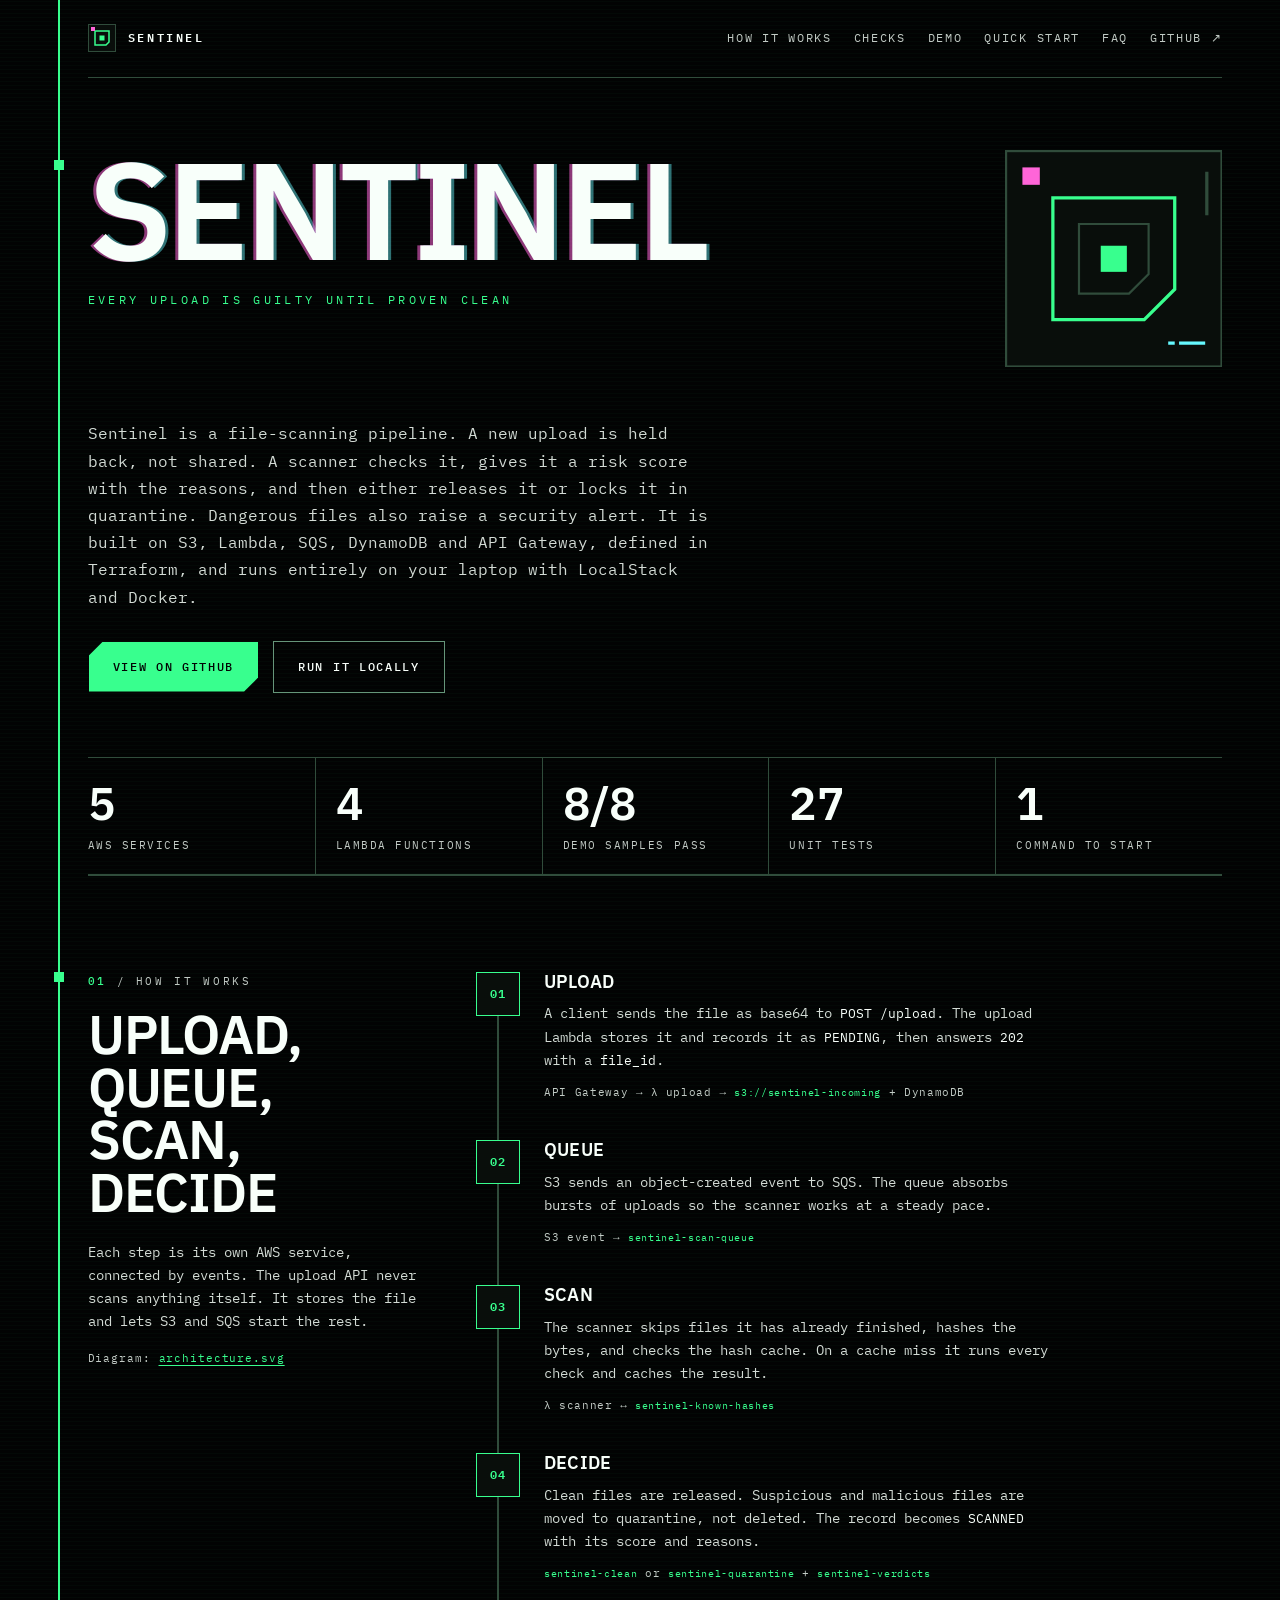
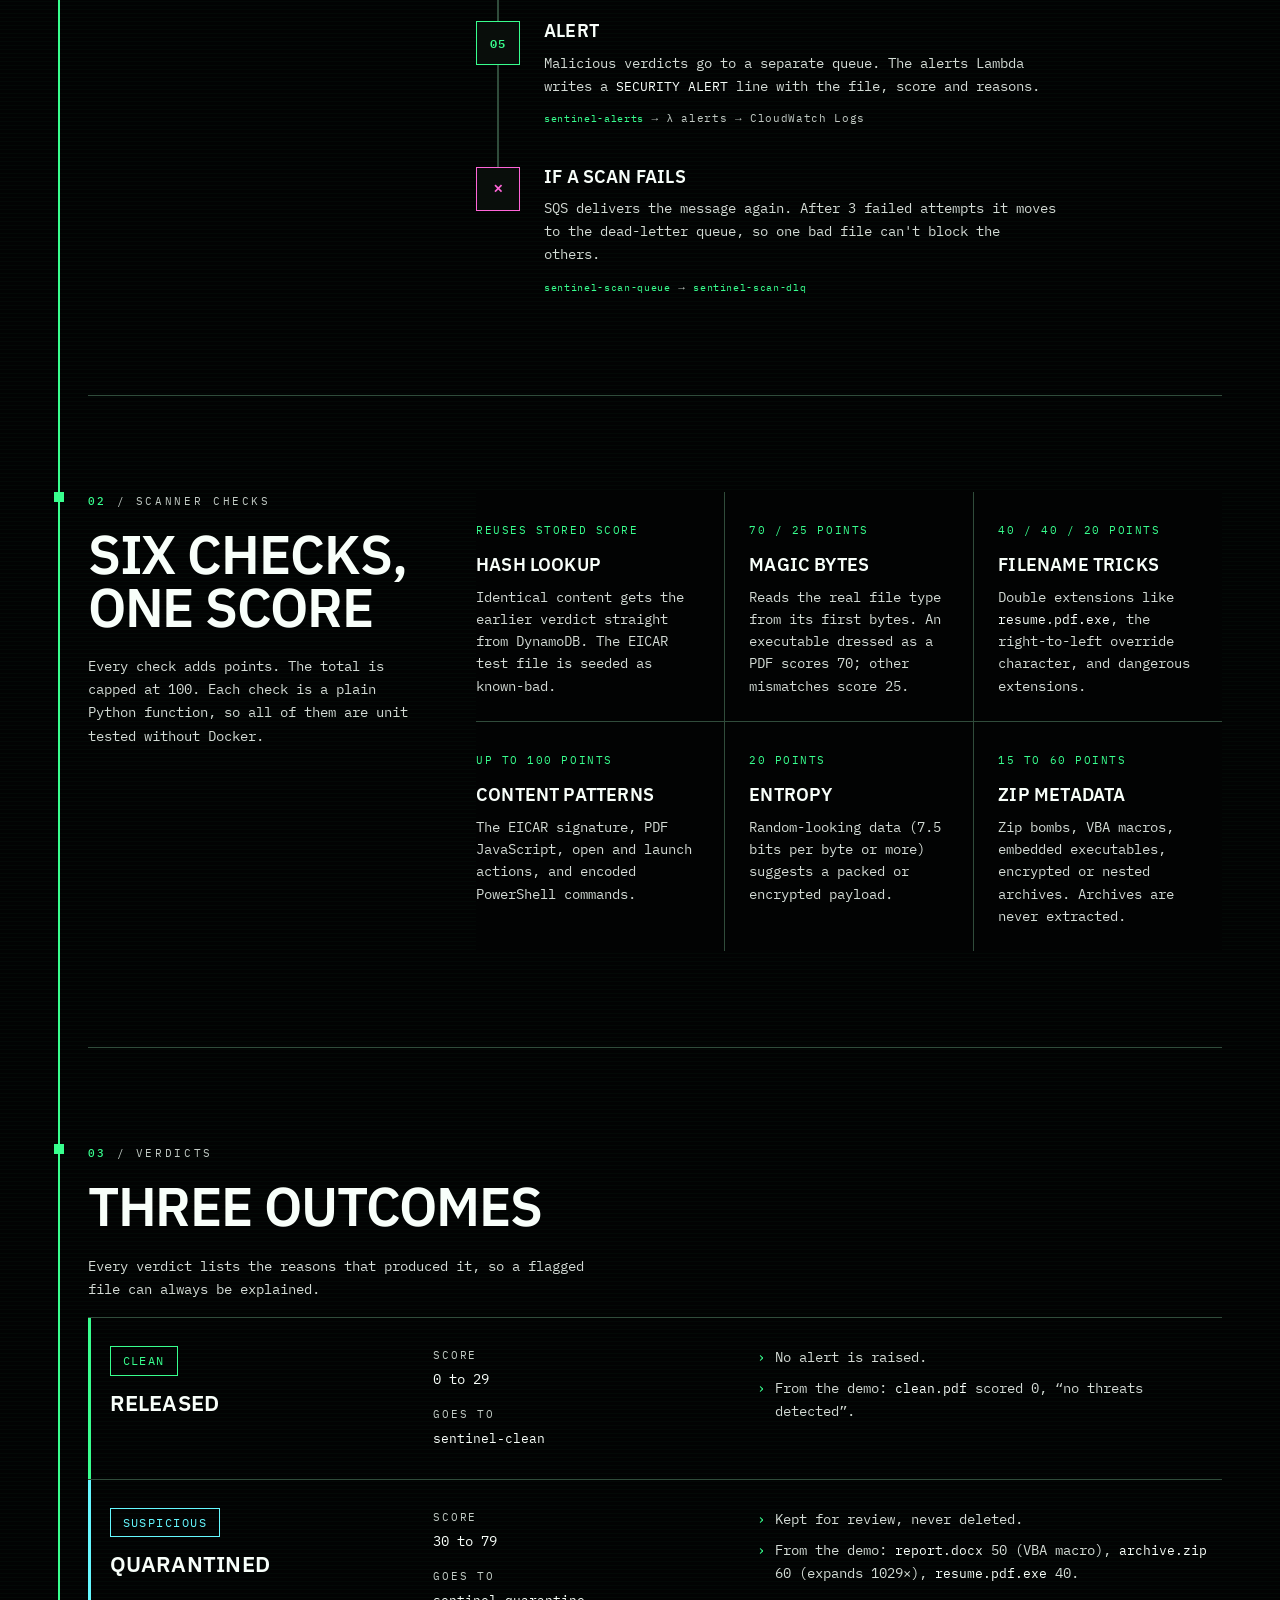
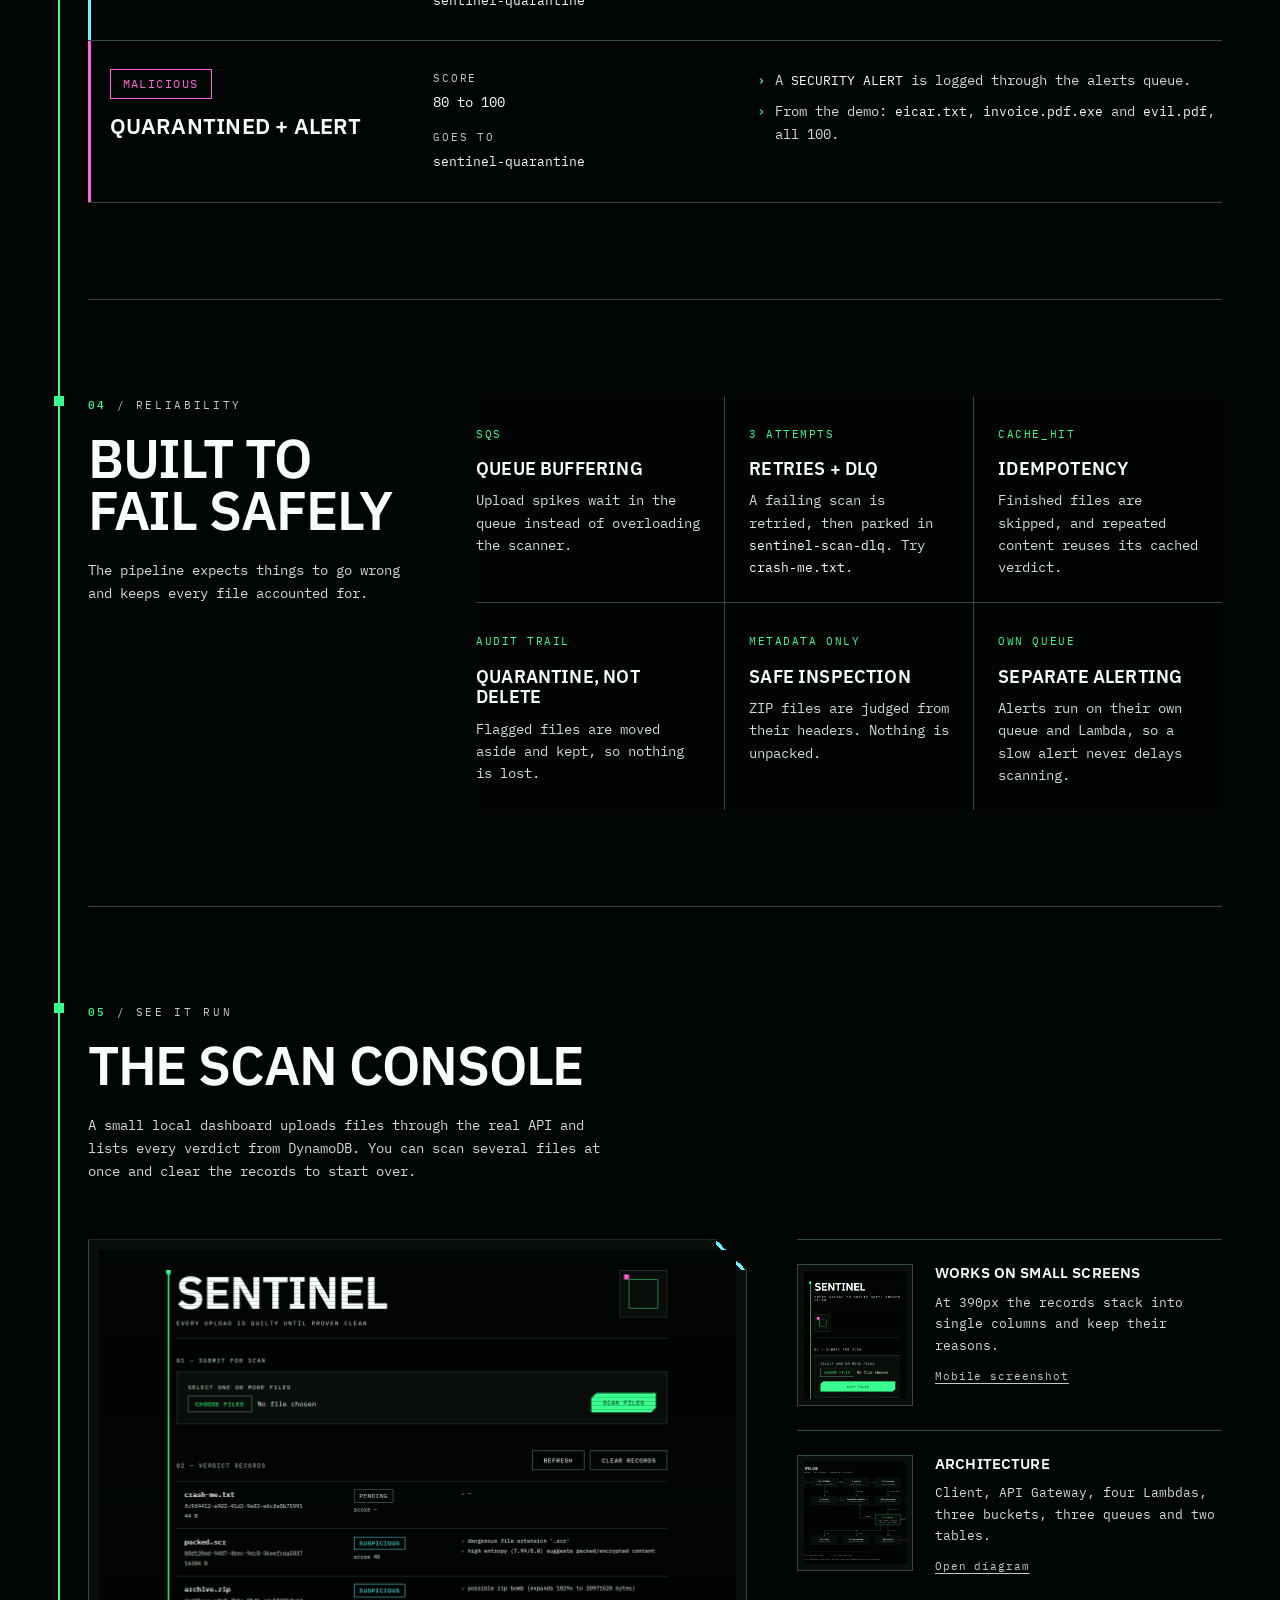
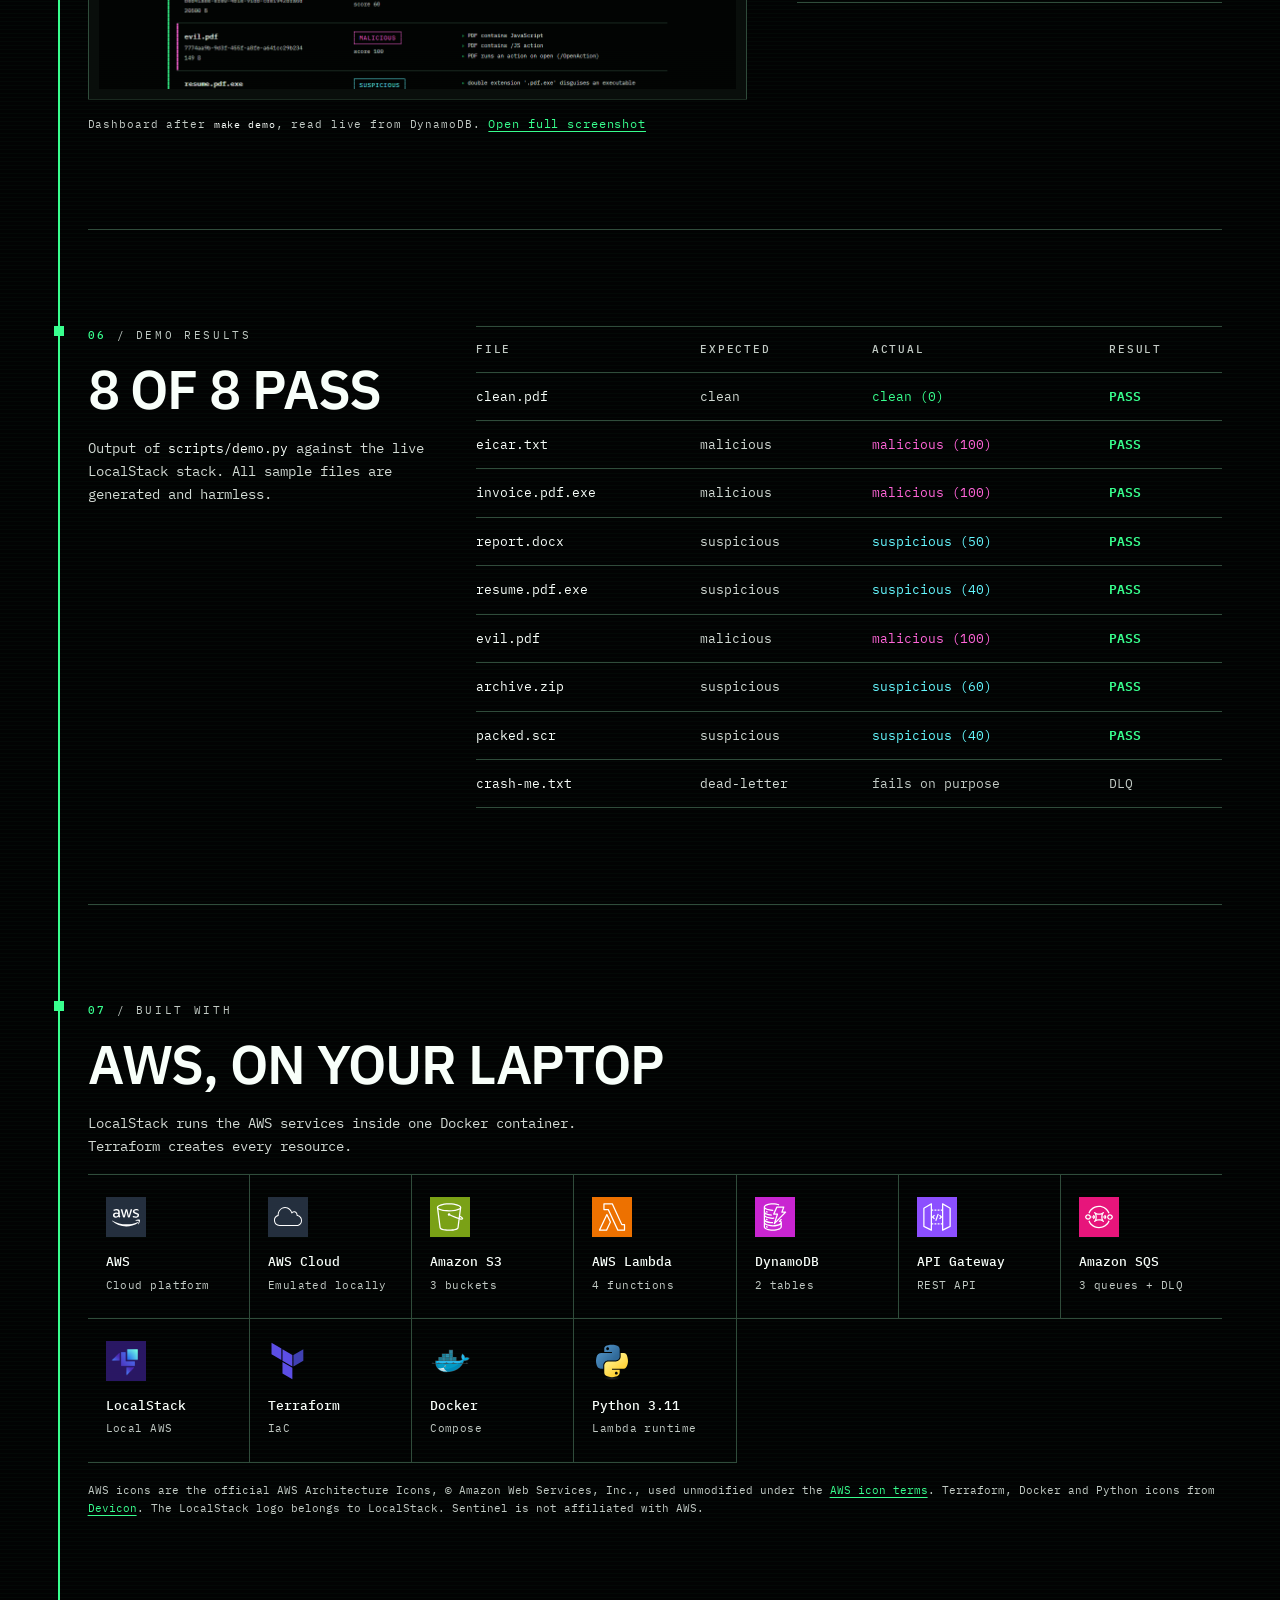
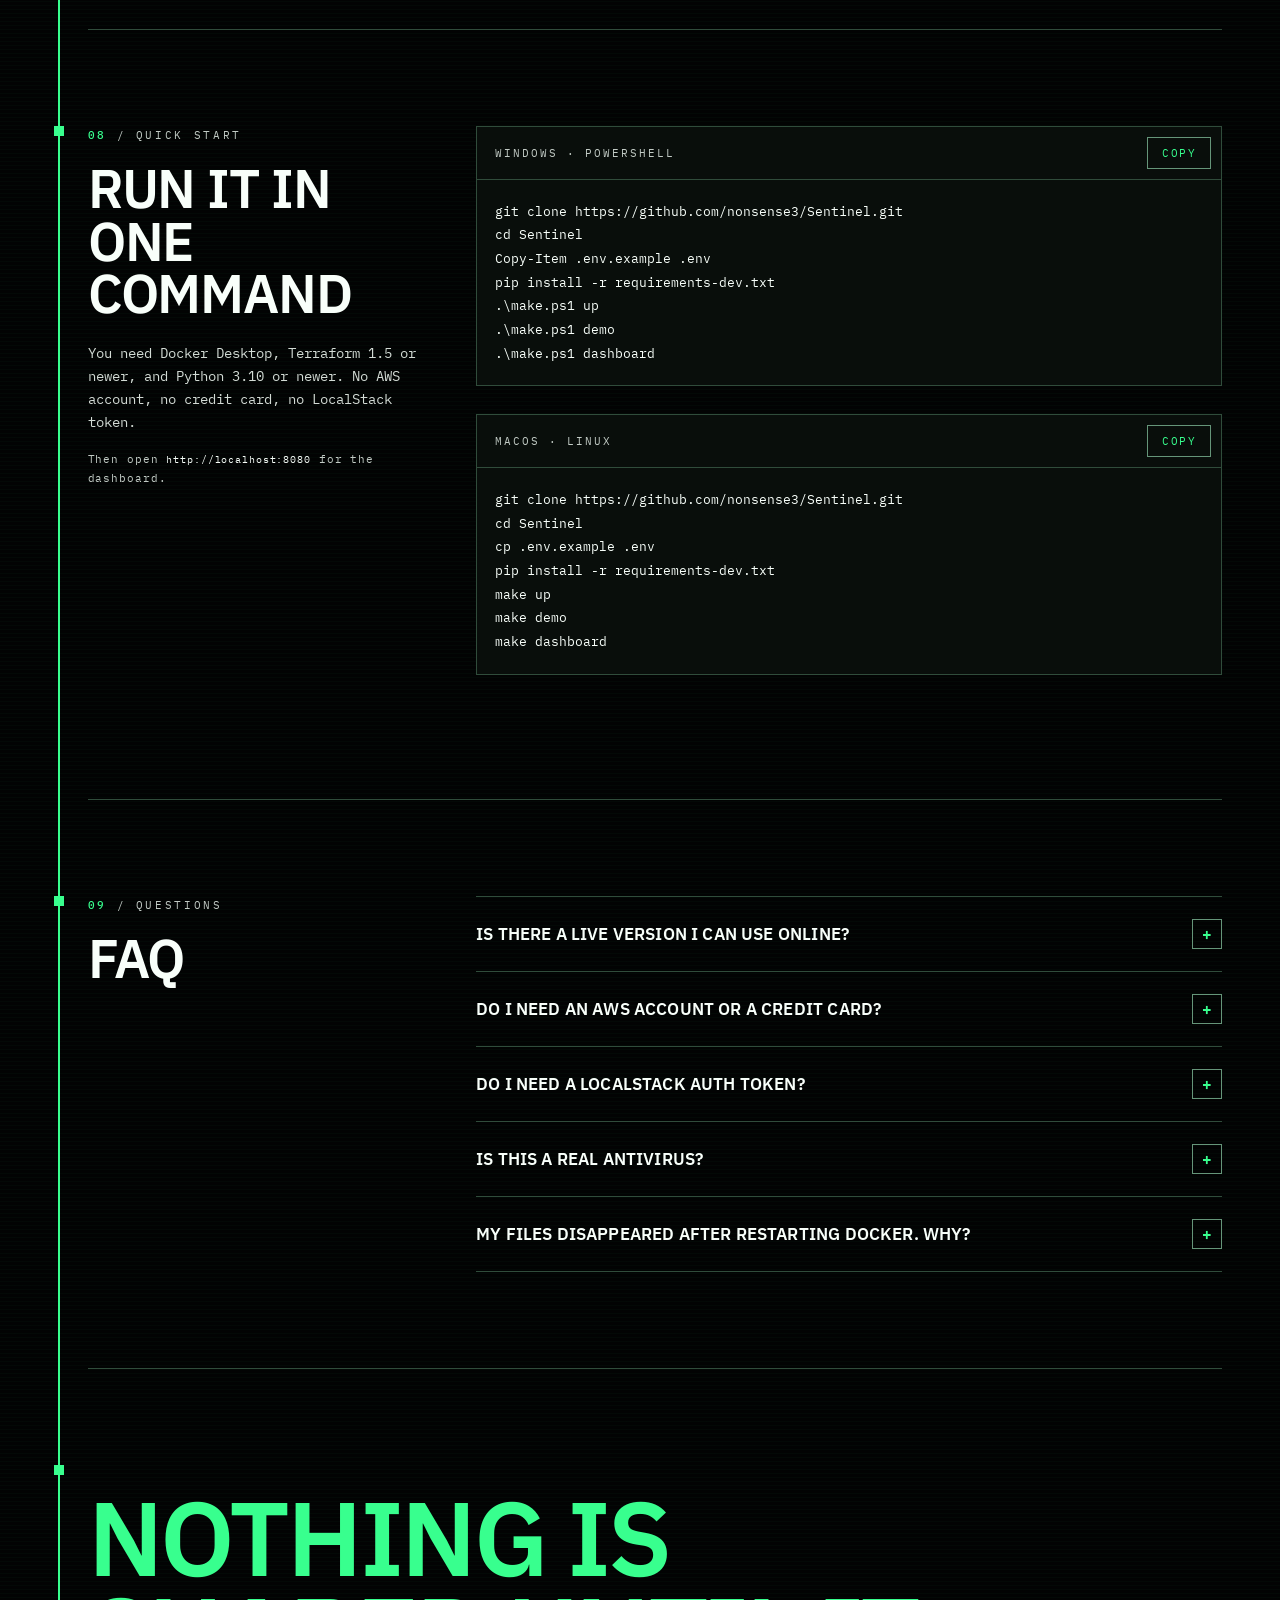
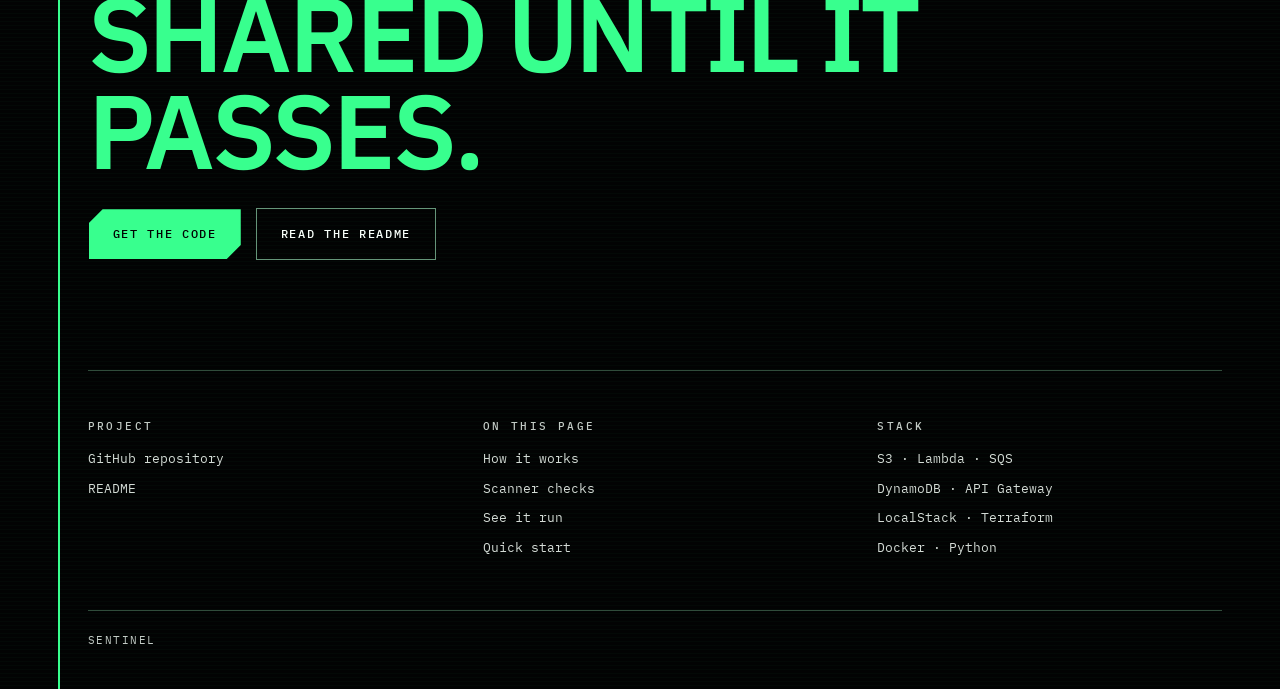
<file: docs/index.html>
<!doctype html>
<html lang="en">
<head>
  <meta charset="utf-8" />
  <meta name="viewport" content="width=device-width, initial-scale=1" />
  <title>Sentinel — Local serverless file scanning on LocalStack</title>
  <meta name="description" content="Sentinel scans every upload before it is shared. An event-driven pipeline on S3, Lambda, SQS, DynamoDB and API Gateway, defined in Terraform and running locally on LocalStack." />
  <meta name="theme-color" content="#020303" />
  <link rel="icon" href="favicon.svg" type="image/svg+xml" />
  <meta property="og:type" content="website" />
  <meta property="og:title" content="Sentinel — every upload is guilty until proven clean" />
  <meta property="og:description" content="A serverless file-scanning pipeline that runs entirely on your laptop with LocalStack, Terraform and Docker." />
  <meta property="og:url" content="https://nonsense3.github.io/Sentinel/" />
  <meta property="og:image" content="https://nonsense3.github.io/Sentinel/screenshots/dashboard.png" />
  <link rel="preload" href="assets/fonts/ibm-plex-sans-latin-600-normal.woff2" as="font" type="font/woff2" crossorigin />
  <link rel="preload" href="assets/fonts/ibm-plex-mono-latin-400-normal.woff2" as="font" type="font/woff2" crossorigin />
  <link rel="stylesheet" href="site.css" />
</head>
<body>
<a class="skip" href="#main">Skip to content</a>

<div class="page">
<div class="shell">

  <header class="topbar">
    <a class="brand" href="#top" aria-label="Sentinel home">
      <svg viewBox="0 0 28 28" aria-hidden="true">
        <rect x="0.5" y="0.5" width="27" height="27" fill="#090e0b" stroke="#304c3b" />
        <path d="M7 7 H21 V18 L18 21 H7 Z" fill="none" stroke="#38ff8e" stroke-width="1.5" />
        <rect x="3" y="3" width="4" height="4" fill="#ff65d8" />
        <rect x="11.5" y="11.5" width="5" height="5" fill="#38ff8e" />
      </svg>
      Sentinel
    </a>
    <nav aria-label="Page sections">
      <ul class="nav">
        <li><a href="#how">How it works</a></li>
        <li><a href="#checks">Checks</a></li>
        <li><a href="#demo">Demo</a></li>
        <li><a href="#start">Quick start</a></li>
        <li><a href="#faq">FAQ</a></li>
        <li><a href="https://github.com/nonsense3/Sentinel">GitHub ↗</a></li>
      </ul>
    </nav>
  </header>

  <main id="main">

    <!-- HERO -->
    <section class="hero" id="top" aria-labelledby="title">
      <div class="hero-head">
        <div>
          <h1 id="title">Sentinel</h1>
          <p class="tagline">Every upload is guilty until proven clean</p>
        </div>
        <div class="signal" aria-hidden="true">
          <svg viewBox="0 0 200 200">
            <rect x="1" y="1" width="198" height="198" fill="#090e0b" stroke="#304c3b" stroke-width="2" />
            <path d="M44 44 H156 V128 L128 156 H44 Z" fill="none" stroke="#38ff8e" stroke-width="3" />
            <path d="M68 68 H132 V114 L114 132 H68 Z" fill="none" stroke="#304c3b" stroke-width="2" />
            <rect x="88" y="88" width="24" height="24" fill="#38ff8e" />
            <rect x="16" y="16" width="16" height="16" fill="#ff65d8" />
            <rect x="160" y="176" width="24" height="3" fill="#65f8ff" />
            <rect x="150" y="176" width="6" height="3" fill="#65f8ff" />
            <rect x="184" y="20" width="3" height="40" fill="#304c3b" />
          </svg>
        </div>
      </div>

      <p class="lede">
        Sentinel is a file-scanning pipeline. A new upload is held back, not shared. A scanner checks it,
        gives it a risk score with the reasons, and then either releases it or locks it in quarantine.
        Dangerous files also raise a security alert. It is built on S3, Lambda, SQS, DynamoDB and
        API Gateway, defined in Terraform, and runs entirely on your laptop with LocalStack and Docker.
      </p>

      <div class="actions">
        <a class="btn btn-primary" href="https://github.com/nonsense3/Sentinel">View on GitHub</a>
        <a class="btn" href="#start">Run it locally</a>
      </div>

      <ul class="facts" aria-label="Project facts">
        <li><strong>5</strong><span>AWS services</span></li>
        <li><strong>4</strong><span>Lambda functions</span></li>
        <li><strong>8/8</strong><span>Demo samples pass</span></li>
        <li><strong>27</strong><span>Unit tests</span></li>
        <li><strong>1</strong><span>Command to start</span></li>
      </ul>
    </section>

    <!-- HOW IT WORKS -->
    <section class="section split" id="how" aria-labelledby="how-title">
      <div class="intro">
        <p class="label"><b>01</b> / How it works</p>
        <h2 id="how-title">Upload, queue, scan, decide</h2>
        <p>
          Each step is its own AWS service, connected by events. The upload API never scans anything itself.
          It stores the file and lets S3 and SQS start the rest.
        </p>
        <p class="meta">Diagram: <a href="architecture.svg">architecture.svg</a></p>
      </div>

      <ol class="track">
        <li>
          <span class="step" aria-hidden="true">01</span>
          <div>
            <h3>Upload</h3>
            <p>A client sends the file as base64 to <code>POST /upload</code>. The upload Lambda stores it and records it as <code>PENDING</code>, then answers <code>202</code> with a <code>file_id</code>.</p>
            <span class="path">API Gateway → λ upload → <code>s3://sentinel-incoming</code> + DynamoDB</span>
          </div>
        </li>
        <li>
          <span class="step" aria-hidden="true">02</span>
          <div>
            <h3>Queue</h3>
            <p>S3 sends an object-created event to SQS. The queue absorbs bursts of uploads so the scanner works at a steady pace.</p>
            <span class="path">S3 event → <code>sentinel-scan-queue</code></span>
          </div>
        </li>
        <li>
          <span class="step" aria-hidden="true">03</span>
          <div>
            <h3>Scan</h3>
            <p>The scanner skips files it has already finished, hashes the bytes, and checks the hash cache. On a cache miss it runs every check and caches the result.</p>
            <span class="path">λ scanner ↔ <code>sentinel-known-hashes</code></span>
          </div>
        </li>
        <li>
          <span class="step" aria-hidden="true">04</span>
          <div>
            <h3>Decide</h3>
            <p>Clean files are released. Suspicious and malicious files are moved to quarantine, not deleted. The record becomes <code>SCANNED</code> with its score and reasons.</p>
            <span class="path"><code>sentinel-clean</code> or <code>sentinel-quarantine</code> + <code>sentinel-verdicts</code></span>
          </div>
        </li>
        <li>
          <span class="step" aria-hidden="true">05</span>
          <div>
            <h3>Alert</h3>
            <p>Malicious verdicts go to a separate queue. The alerts Lambda writes a <code>SECURITY ALERT</code> line with the file, score and reasons.</p>
            <span class="path"><code>sentinel-alerts</code> → λ alerts → CloudWatch Logs</span>
          </div>
        </li>
        <li class="fail">
          <span class="step" aria-hidden="true">✕</span>
          <div>
            <h3>If a scan fails</h3>
            <p>SQS delivers the message again. After 3 failed attempts it moves to the dead-letter queue, so one bad file can't block the others.</p>
            <span class="path"><code>sentinel-scan-queue</code> → <code>sentinel-scan-dlq</code></span>
          </div>
        </li>
      </ol>
    </section>

    <!-- CHECKS -->
    <section class="section" id="checks" aria-labelledby="checks-title">
      <div class="split">
        <div class="intro">
          <p class="label"><b>02</b> / Scanner checks</p>
          <h2 id="checks-title">Six checks, one score</h2>
          <p>
            Every check adds points. The total is capped at 100. Each check is a plain Python function,
            so all of them are unit tested without Docker.
          </p>
        </div>
        <ul class="matrix">
          <li>
            <span class="points">Reuses stored score</span>
            <h3>Hash lookup</h3>
            <p>Identical content gets the earlier verdict straight from DynamoDB. The EICAR test file is seeded as known-bad.</p>
          </li>
          <li>
            <span class="points">70 / 25 points</span>
            <h3>Magic bytes</h3>
            <p>Reads the real file type from its first bytes. An executable dressed as a PDF scores 70; other mismatches score 25.</p>
          </li>
          <li>
            <span class="points">40 / 40 / 20 points</span>
            <h3>Filename tricks</h3>
            <p>Double extensions like <code>resume.pdf.exe</code>, the right-to-left override character, and dangerous extensions.</p>
          </li>
          <li>
            <span class="points">Up to 100 points</span>
            <h3>Content patterns</h3>
            <p>The EICAR signature, PDF JavaScript, open and launch actions, and encoded PowerShell commands.</p>
          </li>
          <li>
            <span class="points">20 points</span>
            <h3>Entropy</h3>
            <p>Random-looking data (7.5 bits per byte or more) suggests a packed or encrypted payload.</p>
          </li>
          <li>
            <span class="points">15 to 60 points</span>
            <h3>ZIP metadata</h3>
            <p>Zip bombs, VBA macros, embedded executables, encrypted or nested archives. Archives are never extracted.</p>
          </li>
        </ul>
      </div>
    </section>

    <!-- VERDICTS -->
    <section class="section" id="verdicts" aria-labelledby="verdicts-title">
      <p class="label"><b>03</b> / Verdicts</p>
      <h2 id="verdicts-title">Three outcomes</h2>
      <p>Every verdict lists the reasons that produced it, so a flagged file can always be explained.</p>

      <div class="records">
        <article class="record clean">
          <div class="who">
            <span class="badge">Clean</span>
            <h3>Released</h3>
          </div>
          <dl>
            <dt>Score</dt><dd>0 to 29</dd>
            <dt>Goes to</dt><dd><code>sentinel-clean</code></dd>
          </dl>
          <div class="what">
            <ul>
              <li>No alert is raised.</li>
              <li>From the demo: <code>clean.pdf</code> scored 0, “no threats detected”.</li>
            </ul>
          </div>
        </article>

        <article class="record suspicious">
          <div class="who">
            <span class="badge">Suspicious</span>
            <h3>Quarantined</h3>
          </div>
          <dl>
            <dt>Score</dt><dd>30 to 79</dd>
            <dt>Goes to</dt><dd><code>sentinel-quarantine</code></dd>
          </dl>
          <div class="what">
            <ul>
              <li>Kept for review, never deleted.</li>
              <li>From the demo: <code>report.docx</code> 50 (VBA macro), <code>archive.zip</code> 60 (expands 1029×), <code>resume.pdf.exe</code> 40.</li>
            </ul>
          </div>
        </article>

        <article class="record malicious">
          <div class="who">
            <span class="badge">Malicious</span>
            <h3>Quarantined + alert</h3>
          </div>
          <dl>
            <dt>Score</dt><dd>80 to 100</dd>
            <dt>Goes to</dt><dd><code>sentinel-quarantine</code></dd>
          </dl>
          <div class="what">
            <ul>
              <li>A <code>SECURITY ALERT</code> is logged through the alerts queue.</li>
              <li>From the demo: <code>eicar.txt</code>, <code>invoice.pdf.exe</code> and <code>evil.pdf</code>, all 100.</li>
            </ul>
          </div>
        </article>
      </div>
    </section>

    <!-- RELIABILITY -->
    <section class="section" id="reliability" aria-labelledby="rel-title">
      <div class="split">
        <div class="intro">
          <p class="label"><b>04</b> / Reliability</p>
          <h2 id="rel-title">Built to fail safely</h2>
          <p>The pipeline expects things to go wrong and keeps every file accounted for.</p>
        </div>
        <ul class="matrix">
          <li>
            <span class="points">SQS</span>
            <h3>Queue buffering</h3>
            <p>Upload spikes wait in the queue instead of overloading the scanner.</p>
          </li>
          <li>
            <span class="points">3 attempts</span>
            <h3>Retries + DLQ</h3>
            <p>A failing scan is retried, then parked in <code>sentinel-scan-dlq</code>. Try <code>crash-me.txt</code>.</p>
          </li>
          <li>
            <span class="points">cache_hit</span>
            <h3>Idempotency</h3>
            <p>Finished files are skipped, and repeated content reuses its cached verdict.</p>
          </li>
          <li>
            <span class="points">Audit trail</span>
            <h3>Quarantine, not delete</h3>
            <p>Flagged files are moved aside and kept, so nothing is lost.</p>
          </li>
          <li>
            <span class="points">Metadata only</span>
            <h3>Safe inspection</h3>
            <p>ZIP files are judged from their headers. Nothing is unpacked.</p>
          </li>
          <li>
            <span class="points">Own queue</span>
            <h3>Separate alerting</h3>
            <p>Alerts run on their own queue and Lambda, so a slow alert never delays scanning.</p>
          </li>
        </ul>
      </div>
    </section>

    <!-- SEE IT RUN -->
    <section class="section" id="demo" aria-labelledby="demo-title">
      <p class="label"><b>05</b> / See it run</p>
      <h2 id="demo-title">The scan console</h2>
      <p>
        A small local dashboard uploads files through the real API and lists every verdict from DynamoDB.
        You can scan several files at once and clear the records to start over.
      </p>

      <div class="editorial">
        <figure class="lead">
          <div class="frame">
            <img src="screenshots/dashboard.png" width="1280" height="1430"
                 alt="Sentinel dashboard listing scanned files with clean, suspicious and malicious verdicts, risk scores and reasons" />
          </div>
          <figcaption class="meta">
            Dashboard after <code>make demo</code>, read live from DynamoDB.
            <a href="screenshots/dashboard.png">Open full screenshot</a>
          </figcaption>
        </figure>

        <ul class="entries">
          <li class="entry">
            <div class="thumb">
              <img src="screenshots/dashboard-mobile.png" width="390" height="2680" loading="lazy"
                   alt="The same dashboard on a narrow phone screen" />
            </div>
            <div>
              <h3>Works on small screens</h3>
              <p>At 390px the records stack into single columns and keep their reasons.</p>
              <a class="meta" href="screenshots/dashboard-mobile.png">Mobile screenshot</a>
            </div>
          </li>
          <li class="entry">
            <div class="thumb wide">
              <img src="architecture.svg" width="1320" height="800" loading="lazy"
                   alt="Architecture diagram of the Sentinel pipeline" />
            </div>
            <div>
              <h3>Architecture</h3>
              <p>Client, API Gateway, four Lambdas, three buckets, three queues and two tables.</p>
              <a class="meta" href="architecture.svg">Open diagram</a>
            </div>
          </li>
        </ul>
      </div>
    </section>

    <!-- PROOF -->
    <section class="section split" id="results" aria-labelledby="results-title">
      <div class="intro">
        <p class="label"><b>06</b> / Demo results</p>
        <h2 id="results-title">8 of 8 pass</h2>
        <p>Output of <code>scripts/demo.py</code> against the live LocalStack stack. All sample files are generated and harmless.</p>
      </div>
      <div class="table-wrap">
        <table>
          <caption class="visually-hidden">Demo sample files with expected and actual verdicts</caption>
          <thead>
            <tr><th scope="col">File</th><th scope="col">Expected</th><th scope="col">Actual</th><th scope="col">Result</th></tr>
          </thead>
          <tbody>
            <tr><td>clean.pdf</td><td>clean</td><td class="v-clean">clean (0)</td><td class="pass">PASS</td></tr>
            <tr><td>eicar.txt</td><td>malicious</td><td class="v-malicious">malicious (100)</td><td class="pass">PASS</td></tr>
            <tr><td>invoice.pdf.exe</td><td>malicious</td><td class="v-malicious">malicious (100)</td><td class="pass">PASS</td></tr>
            <tr><td>report.docx</td><td>suspicious</td><td class="v-suspicious">suspicious (50)</td><td class="pass">PASS</td></tr>
            <tr><td>resume.pdf.exe</td><td>suspicious</td><td class="v-suspicious">suspicious (40)</td><td class="pass">PASS</td></tr>
            <tr><td>evil.pdf</td><td>malicious</td><td class="v-malicious">malicious (100)</td><td class="pass">PASS</td></tr>
            <tr><td>archive.zip</td><td>suspicious</td><td class="v-suspicious">suspicious (60)</td><td class="pass">PASS</td></tr>
            <tr><td>packed.scr</td><td>suspicious</td><td class="v-suspicious">suspicious (40)</td><td class="pass">PASS</td></tr>
            <tr><td>crash-me.txt</td><td>dead-letter</td><td class="muted">fails on purpose</td><td class="muted">DLQ</td></tr>
          </tbody>
        </table>
      </div>
    </section>

    <!-- STACK -->
    <section class="section" id="stack" aria-labelledby="stack-title">
      <p class="label"><b>07</b> / Built with</p>
      <h2 id="stack-title">AWS, on your laptop</h2>
      <p>LocalStack runs the AWS services inside one Docker container. Terraform creates every resource.</p>
      <div class="stack-wrap">
      <ul class="stack">
        <li><img src="icons/aws-logo.svg" alt="" width="40" height="40" /><b>AWS</b><span>Cloud platform</span></li>
        <li><img src="icons/aws-cloud.svg" alt="" width="40" height="40" /><b>AWS Cloud</b><span>Emulated locally</span></li>
        <li><img src="icons/s3.svg" alt="" width="40" height="40" /><b>Amazon S3</b><span>3 buckets</span></li>
        <li><img src="icons/lambda.svg" alt="" width="40" height="40" /><b>AWS Lambda</b><span>4 functions</span></li>
        <li><img src="icons/dynamodb.svg" alt="" width="40" height="40" /><b>DynamoDB</b><span>2 tables</span></li>
        <li><img src="icons/api-gateway.svg" alt="" width="40" height="40" /><b>API Gateway</b><span>REST API</span></li>
        <li><img src="icons/sqs.svg" alt="" width="40" height="40" /><b>Amazon SQS</b><span>3 queues + DLQ</span></li>
        <li><img src="icons/localstack.png" alt="" width="40" height="40" /><b>LocalStack</b><span>Local AWS</span></li>
        <li><img src="icons/terraform.svg" alt="" width="40" height="40" /><b>Terraform</b><span>IaC</span></li>
        <li><img src="icons/docker.svg" alt="" width="40" height="40" /><b>Docker</b><span>Compose</span></li>
        <li><img src="icons/python.svg" alt="" width="40" height="40" /><b>Python 3.11</b><span>Lambda runtime</span></li>
      </ul>
      </div>
      <p class="credit">
        AWS icons are the official AWS Architecture Icons, © Amazon Web Services, Inc., used unmodified under the
        <a href="https://aws.amazon.com/architecture/icons/">AWS icon terms</a>. Terraform, Docker and Python icons from
        <a href="https://devicon.dev">Devicon</a>. The LocalStack logo belongs to LocalStack. Sentinel is not affiliated with AWS.
      </p>
    </section>

    <!-- QUICK START -->
    <section class="section split" id="start" aria-labelledby="start-title">
      <div class="intro">
        <p class="label"><b>08</b> / Quick start</p>
        <h2 id="start-title">Run it in one command</h2>
        <p>You need Docker Desktop, Terraform 1.5 or newer, and Python 3.10 or newer. No AWS account, no credit card, no LocalStack token.</p>
        <p class="meta">Then open <code>http://localhost:8080</code> for the dashboard.</p>
      </div>
      <div>
        <div class="code-block">
          <div class="code-head">
            <span class="meta">Windows · PowerShell</span>
            <button class="copy" type="button" data-copy="win">Copy</button>
          </div>
<pre id="win"><code>git clone https://github.com/nonsense3/Sentinel.git
cd Sentinel
Copy-Item .env.example .env
pip install -r requirements-dev.txt
.\make.ps1 up
.\make.ps1 demo
.\make.ps1 dashboard</code></pre>
        </div>
        <div class="code-block">
          <div class="code-head">
            <span class="meta">macOS · Linux</span>
            <button class="copy" type="button" data-copy="nix">Copy</button>
          </div>
<pre id="nix"><code>git clone https://github.com/nonsense3/Sentinel.git
cd Sentinel
cp .env.example .env
pip install -r requirements-dev.txt
make up
make demo
make dashboard</code></pre>
        </div>
        <p class="muted" id="copy-status" role="status" aria-live="polite"></p>
      </div>
    </section>

    <!-- FAQ -->
    <section class="section split" id="faq" aria-labelledby="faq-title">
      <div class="intro">
        <p class="label"><b>09</b> / Questions</p>
        <h2 id="faq-title">FAQ</h2>
      </div>
      <div class="faq">
        <details>
          <summary>Is there a live version I can use online?</summary>
          <div class="answer">
            <p>No.Sentinel runs on your own machine through LocalStack. This page describes the project; the scanning happens after you clone and start it.</p>
          </div>
        </details>
        <details>
          <summary>Do I need an AWS account or a credit card?</summary>
          <div class="answer">
            <p>No. LocalStack ignores credential values. The <code>.env.example</code> file uses <code>test</code> / <code>test</code>, and nothing reaches real AWS.</p>
          </div>
        </details>
        <details>
          <summary>Do I need a LocalStack auth token?</summary>
          <div class="answer">
            <p>No. The pinned community image (<code>localstack/localstack:3.8</code>) runs every service Sentinel uses. A Pro token is only needed if you want data to survive container restarts.</p>
          </div>
        </details>
        <details>
          <summary>Is this a real antivirus?</summary>
          <div class="answer">
            <p>No. It uses heuristic checks and the standard EICAR test string. It never uses real malware, and it is a demonstration rather than production security.</p>
          </div>
        </details>
        <details>
          <summary>My files disappeared after restarting Docker. Why?</summary>
          <div class="answer">
            <p>The community image doesn't keep data when the container restarts. Run <code>make deploy</code> (or <code>.\make.ps1 deploy</code>) to recreate everything, then restart the dashboard.</p>
          </div>
        </details>
      </div>
    </section>

    <!-- CLOSING -->
    <section class="section closing" aria-label="Closing">
      <p class="statement">Nothing is shared until it passes.</p>
      <div class="actions">
        <a class="btn btn-primary" href="https://github.com/nonsense3/Sentinel">Get the code</a>
        <a class="btn" href="https://github.com/nonsense3/Sentinel#readme">Read the README</a>
      </div>
    </section>

  </main>

  <footer class="directory">
    <div class="dir-grid">
      <nav aria-labelledby="dir-project">
        <h2 id="dir-project">Project</h2>
        <ul>
          <li><a href="https://github.com/nonsense3/Sentinel">GitHub repository</a></li>
          <li><a href="https://github.com/nonsense3/Sentinel#readme">README</a></li>
        </ul>
      </nav>
      <nav aria-labelledby="dir-page">
        <h2 id="dir-page">On this page</h2>
        <ul>
          <li><a href="#how">How it works</a></li>
          <li><a href="#checks">Scanner checks</a></li>
          <li><a href="#demo">See it run</a></li>
          <li><a href="#start">Quick start</a></li>
        </ul>
      </nav>
      <div>
        <h2>Stack</h2>
        <ul>
          <li>S3 · Lambda · SQS</li>
          <li>DynamoDB · API Gateway</li>
          <li>LocalStack · Terraform</li>
          <li>Docker · Python</li>
        </ul>
      </div>
    </div>
    <div class="dir-base">
      <span>Sentinel</span>
    </div>
  </footer>

</div>
</div>
<script>
  // Copy buttons for the quick-start commands.
  (function () {
    var status = document.getElementById("copy-status");
    document.querySelectorAll("[data-copy]").forEach(function (btn) {
      btn.addEventListener("click", function () {
        var text = document.getElementById(btn.getAttribute("data-copy")).innerText;
        var done = function (ok) {
          btn.textContent = ok ? "Copied" : "Copy";
          status.textContent = ok ? "Commands copied to the clipboard." : "Copy failed. Select the commands and copy them by hand.";
          setTimeout(function () { btn.textContent = "Copy"; }, 2000);
        };
        if (navigator.clipboard && window.isSecureContext) {
          navigator.clipboard.writeText(text).then(function () { done(true); }, function () { done(false); });
        } else {
          done(false);
        }
      });
    });
  })();
</script>
</body>
</html>
</file>
<file: docs/site.css>
/* Sentinel home page — Cyberpunk design system.
   Tokens are the authoritative --dp-* values from the design brief. */

/* --- fonts (IBM Plex, SIL OFL 1.1, self-hosted) --------------------------- */
@font-face { font-family: "Cyberpunk Plex Sans"; src: url("assets/fonts/ibm-plex-sans-latin-400-normal.woff2") format("woff2"); font-weight: 400; font-style: normal; font-display: swap; }
@font-face { font-family: "Cyberpunk Plex Sans"; src: url("assets/fonts/ibm-plex-sans-latin-600-normal.woff2") format("woff2"); font-weight: 600; font-style: normal; font-display: swap; }
@font-face { font-family: "Cyberpunk Plex Sans"; src: url("assets/fonts/ibm-plex-sans-latin-700-normal.woff2") format("woff2"); font-weight: 700; font-style: normal; font-display: swap; }
@font-face { font-family: "Cyberpunk Plex Mono"; src: url("assets/fonts/ibm-plex-mono-latin-400-normal.woff2") format("woff2"); font-weight: 400; font-style: normal; font-display: swap; }
@font-face { font-family: "Cyberpunk Plex Mono"; src: url("assets/fonts/ibm-plex-mono-latin-500-normal.woff2") format("woff2"); font-weight: 500; font-style: normal; font-display: swap; }
@font-face { font-family: "Cyberpunk Plex Mono"; src: url("assets/fonts/ibm-plex-mono-latin-600-normal.woff2") format("woff2"); font-weight: 600; font-style: normal; font-display: swap; }

:root {
  --dp-color-ground: #020303;
  --dp-color-accent: #38ff8e;
  --dp-color-interference: #ff65d8;
  --dp-color-registration: #65f8ff;
  --dp-color-ink: #f8fffa;
  --dp-color-ink-body: #d3dbd5;
  --dp-color-ink-muted: #c2cbc5;
  --dp-color-plate: #090e0b;
  --dp-color-line: #304c3b;
  --dp-color-control-line: #659579;

  --dp-typography-display: "Cyberpunk Plex Sans", sans-serif;
  --dp-typography-mono: "Cyberpunk Plex Mono", monospace;
  --dp-typography-small: 14px;
  --dp-typography-label: 12px;
  --dp-typography-metadata: 11px;

  --dp-spacing-gutter: clamp(22px, 4.5cqi, 72px);
  --dp-spacing-column-gap: 50px;
  --dp-radius-control: 0;
  --dp-border-hairline: 1px;
  --dp-motion-interaction: 0s;

  /* derived */
  --rule: var(--dp-border-hairline) solid var(--dp-color-line);
  --rail-inset: 30px;
  --clip: 14px;
}

* { box-sizing: border-box; }

html { background: var(--dp-color-ground); color-scheme: dark; }

body {
  margin: 0;
  background-color: var(--dp-color-ground);
  /* faint static scanlines, drawn behind the content so text contrast is untouched */
  background-image: repeating-linear-gradient(0deg, transparent 0 3px, rgba(56, 255, 142, 0.022) 3px 4px);
  color: var(--dp-color-ink-body);
  font-family: var(--dp-typography-mono);
  font-size: var(--dp-typography-small);
  line-height: 1.65;
  -webkit-font-smoothing: antialiased;
}

img { display: block; max-width: 100%; height: auto; }

a { color: var(--dp-color-accent); text-underline-offset: 3px; }
a:hover { color: var(--dp-color-ink); }

:focus-visible {
  outline: 2px solid var(--dp-color-registration);
  outline-offset: 4px;
}

code {
  font-family: var(--dp-typography-mono);
  color: var(--dp-color-ink);
  font-size: 0.95em;
}

.skip {
  position: absolute;
  left: 12px;
  top: -60px;
  z-index: 10;
  padding: 10px 16px;
  background: var(--dp-color-accent);
  color: var(--dp-color-ground);
  font-size: var(--dp-typography-label);
  text-transform: uppercase;
  letter-spacing: 0.12em;
  text-decoration: none;
}
.skip:focus { top: 12px; }

.visually-hidden {
  position: absolute !important;
  width: 1px; height: 1px;
  overflow: hidden;
  clip: rect(0 0 0 0);
  white-space: nowrap;
}

/* --- page container ---------------------------------------------------- */
.page { container-type: inline-size; }

.shell {
  position: relative;
  max-width: 1360px;
  margin: 0 auto;
  padding: 0 var(--dp-spacing-gutter) 0 calc(var(--dp-spacing-gutter) + var(--rail-inset));
}

/* the green signal rail */
.shell::before {
  content: "";
  position: absolute;
  top: 0;
  bottom: 0;
  left: var(--dp-spacing-gutter);
  width: 2px;
  background: var(--dp-color-accent);
}

/* section marker sitting on the rail */
.section { position: relative; padding: 96px 0; border-top: var(--rule); }
.section::before {
  content: "";
  position: absolute;
  top: 96px;
  left: calc(-1 * var(--rail-inset) - 4px);
  width: 10px;
  height: 10px;
  background: var(--dp-color-accent);
}

/* --- top bar ----------------------------------------------------------- */
.topbar {
  display: flex;
  align-items: center;
  justify-content: space-between;
  gap: 24px;
  flex-wrap: wrap;
  padding: 22px 0;
  border-bottom: var(--rule);
}
.brand {
  display: inline-flex;
  align-items: center;
  gap: 12px;
  color: var(--dp-color-ink);
  text-decoration: none;
  font-size: var(--dp-typography-label);
  letter-spacing: 0.22em;
  text-transform: uppercase;
  font-weight: 600;
}
.brand svg { width: 28px; height: 28px; flex: none; }
.nav { display: flex; flex-wrap: wrap; gap: 4px 22px; list-style: none; margin: 0; padding: 0; }
.nav a {
  color: var(--dp-color-ink-muted);
  text-decoration: none;
  font-size: var(--dp-typography-label);
  letter-spacing: 0.14em;
  text-transform: uppercase;
  display: inline-block;
  padding: 6px 0;
  border-bottom: var(--dp-border-hairline) solid transparent;
}
.nav a:hover { color: var(--dp-color-accent); border-bottom-color: var(--dp-color-accent); }

/* --- shared type ------------------------------------------------------- */
.label {
  max-width: none;
  margin: 0 0 18px;
  font-size: var(--dp-typography-metadata);
  letter-spacing: 0.24em;
  text-transform: uppercase;
  color: var(--dp-color-ink-muted);
}
.label b { color: var(--dp-color-accent); font-weight: 500; }

h1, h2, h3 { font-family: var(--dp-typography-display); color: var(--dp-color-ink); margin: 0; }

h2 {
  font-weight: 600;
  text-transform: uppercase;
  letter-spacing: -0.02em;
  line-height: 0.98;
  font-size: clamp(32px, 4.2cqi, 56px);
  margin-bottom: 22px;
}

h3 {
  font-weight: 600;
  text-transform: uppercase;
  letter-spacing: 0.01em;
  line-height: 1.15;
  font-size: 18px;
  margin-bottom: 10px;
}

p { margin: 0 0 16px; max-width: 64ch; }
.muted { color: var(--dp-color-ink-muted); }
.meta {
  font-size: var(--dp-typography-metadata);
  letter-spacing: 0.08em;
  color: var(--dp-color-ink-muted);
}

/* --- buttons ----------------------------------------------------------- */
.actions { display: flex; flex-wrap: wrap; gap: 14px; margin-top: 30px; }

.btn {
  position: relative;
  isolation: isolate;
  display: inline-flex;
  align-items: center;
  gap: 10px;
  padding: 15px 24px;
  border: var(--dp-border-hairline) solid var(--dp-color-control-line);
  border-radius: var(--dp-radius-control);
  background: transparent;
  color: var(--dp-color-ink);
  font-family: var(--dp-typography-mono);
  font-size: var(--dp-typography-label);
  font-weight: 500;
  letter-spacing: 0.14em;
  text-transform: uppercase;
  text-decoration: none;
  cursor: pointer;
  transition: none;
}
.btn:hover { background: var(--dp-color-ink); color: var(--dp-color-ground); border-color: var(--dp-color-ink); }
.btn:active { transform: translate(2px, 2px); }

/* Primary: the clipped fill lives on a pseudo-element so the focus outline
   on the button itself stays fully visible outside the clipped shape. */
.btn-primary { border-color: transparent; color: var(--dp-color-ground); background: transparent; }
.btn-primary::before {
  content: "";
  position: absolute;
  inset: 0;
  z-index: -1;
  background: var(--dp-color-accent);
  clip-path: polygon(var(--clip) 0, 100% 0, 100% calc(100% - var(--clip)), calc(100% - var(--clip)) 100%, 0 100%, 0 var(--clip));
}
.btn-primary:hover { background: transparent; border-color: transparent; color: var(--dp-color-ground); }
.btn-primary:hover::before { background: var(--dp-color-ink); }

/* --- hero -------------------------------------------------------------- */
.hero { position: relative; padding: 72px 0 0; }
.hero::before {
  content: "";
  position: absolute;
  top: 82px;
  left: calc(-1 * var(--rail-inset) - 4px);
  width: 10px;
  height: 10px;
  background: var(--dp-color-accent);
}

.hero-head {
  display: grid;
  grid-template-columns: minmax(0, 1fr) auto;
  gap: var(--dp-spacing-column-gap);
  align-items: start;
}

.hero h1 {
  font-weight: 600;
  text-transform: uppercase;
  letter-spacing: -0.035em;
  line-height: 0.86;
  font-size: clamp(68px, 11.4cqi, 138px);
  /* static registration offset: display text only */
  text-shadow: -3px 0 rgba(255, 101, 216, 0.55), 3px 0 rgba(101, 248, 255, 0.45);
}

.tagline {
  margin: 22px 0 0;
  color: var(--dp-color-accent);
  font-size: var(--dp-typography-label);
  letter-spacing: 0.28em;
  text-transform: uppercase;
}

.signal {
  width: clamp(130px, 17cqi, 230px);
  aspect-ratio: 1;
  flex: none;
}
.signal svg { width: 100%; height: 100%; }

.lede {
  margin-top: 46px;
  font-size: 16px;
  line-height: 1.7;
  color: var(--dp-color-ink-body);
  max-width: 62ch;
}

.facts {
  display: grid;
  grid-template-columns: repeat(5, minmax(0, 1fr));
  margin: 64px 0 0;
  padding: 0;
  list-style: none;
  border-top: var(--rule);
  border-bottom: var(--rule);
}
.facts li { padding: 22px 20px 20px; border-left: var(--rule); }
.facts li:first-child { border-left: 0; padding-left: 0; }
.facts strong {
  display: block;
  font-family: var(--dp-typography-display);
  font-weight: 600;
  font-size: clamp(30px, 3.6cqi, 46px);
  line-height: 1;
  color: var(--dp-color-ink);
  letter-spacing: -0.02em;
}
.facts span {
  display: block;
  margin-top: 10px;
  font-size: var(--dp-typography-metadata);
  letter-spacing: 0.14em;
  text-transform: uppercase;
  color: var(--dp-color-ink-muted);
}

/* --- unequal split ----------------------------------------------------- */
.split {
  display: grid;
  grid-template-columns: minmax(0, 0.78fr) minmax(0, 1.72fr);
  gap: var(--dp-spacing-column-gap);
  align-items: start;
}
.split > .intro { position: sticky; top: 24px; }

/* --- process track ----------------------------------------------------- */
.track { list-style: none; margin: 0; padding: 0; }
.track li {
  position: relative;
  display: grid;
  grid-template-columns: 44px minmax(0, 1fr);
  gap: 24px;
  padding-bottom: 36px;
}
.track li:last-child { padding-bottom: 0; }
.track li::before {
  content: "";
  position: absolute;
  left: 21px;
  top: 44px;
  bottom: 0;
  width: 2px;
  background: var(--dp-color-line);
}
.track li:last-child::before { display: none; }
.step {
  width: 44px;
  height: 44px;
  display: grid;
  place-items: center;
  border: var(--dp-border-hairline) solid var(--dp-color-accent);
  background: var(--dp-color-plate);
  color: var(--dp-color-accent);
  font-size: var(--dp-typography-label);
  font-weight: 600;
  letter-spacing: 0.06em;
}
.track .fail .step { border-color: var(--dp-color-interference); color: var(--dp-color-interference); }
.track p { margin-bottom: 8px; }
.path {
  display: inline-block;
  padding: 3px 0;
  font-size: var(--dp-typography-metadata);
  letter-spacing: 0.06em;
  color: var(--dp-color-ink-muted);
}
.path code { color: var(--dp-color-accent); }

/* --- open ruled matrix ------------------------------------------------- */
.matrix {
  display: grid;
  grid-template-columns: repeat(3, minmax(0, 1fr));
  gap: var(--dp-border-hairline);
  background: var(--dp-color-line);
  margin: 0;
  padding: 0;
  list-style: none;
}
.matrix li { background: var(--dp-color-ground); padding: 26px 24px 24px; }
.matrix li:nth-child(3n + 1) { padding-left: 0; }
.points {
  display: inline-block;
  margin-bottom: 16px;
  font-size: var(--dp-typography-metadata);
  letter-spacing: 0.14em;
  text-transform: uppercase;
  color: var(--dp-color-accent);
}
.matrix p { font-size: 13.5px; margin-bottom: 0; }

/* --- comparison records ------------------------------------------------ */
.records { border-top: var(--rule); }
.record {
  display: grid;
  grid-template-columns: minmax(0, 1fr) minmax(0, 1fr) minmax(0, 1.7fr);
  gap: var(--dp-spacing-column-gap);
  padding: 28px 0 28px 22px;
  border-bottom: var(--rule);
  box-shadow: inset 3px 0 0 var(--edge, var(--dp-color-line));
}
.record.clean { --edge: var(--dp-color-accent); }
.record.suspicious { --edge: var(--dp-color-registration); }
.record.malicious { --edge: var(--dp-color-interference); }

.badge {
  display: inline-block;
  padding: 4px 12px;
  border: var(--dp-border-hairline) solid var(--edge, var(--dp-color-control-line));
  color: var(--edge, var(--dp-color-ink));
  font-size: var(--dp-typography-label);
  letter-spacing: 0.12em;
  text-transform: uppercase;
}
.record .who h3 { margin: 14px 0 0; font-size: 22px; }
.record dl { margin: 0; }
.record dt {
  font-size: var(--dp-typography-metadata);
  letter-spacing: 0.16em;
  text-transform: uppercase;
  color: var(--dp-color-ink-muted);
}
.record dd { margin: 4px 0 14px; color: var(--dp-color-ink); }
.record dd:last-child { margin-bottom: 0; }
.record ul { margin: 0; padding: 0; list-style: none; }
.record li { padding-left: 18px; position: relative; margin-bottom: 8px; }
.record li::before { content: "›"; position: absolute; left: 0; color: var(--dp-color-accent); }

/* --- editorial group --------------------------------------------------- */
.editorial {
  display: grid;
  grid-template-columns: minmax(0, 1.55fr) minmax(0, 1fr);
  gap: var(--dp-spacing-column-gap);
  margin-top: 56px;
}
.lead { margin: 0; }
.frame {
  position: relative;
  border: var(--rule);
  padding: 10px;
  /* clipped corner, with a short registration-cyan edge along the cut */
  background:
    linear-gradient(45deg, transparent calc(50% - 3px), var(--dp-color-registration) calc(50% - 3px), var(--dp-color-registration) 50%, transparent 50%) top right / 30px 30px no-repeat,
    var(--dp-color-plate);
  clip-path: polygon(0 0, calc(100% - 30px) 0, 100% 30px, 100% 100%, 0 100%);
}
.frame::after {
  /* fine static scanlines over the image; subject stays readable */
  content: "";
  position: absolute;
  inset: 10px;
  pointer-events: none;
  background: repeating-linear-gradient(0deg, transparent 0 3px, rgba(2, 3, 3, 0.16) 3px 4px);
}
.lead img { width: 100%; aspect-ratio: 16 / 11; object-fit: cover; object-position: top; }
figcaption { margin-top: 14px; }
figcaption a { font-size: var(--dp-typography-label); }

.entries { list-style: none; margin: 0; padding: 0; border-top: var(--rule); }
.entry {
  display: grid;
  grid-template-columns: 116px minmax(0, 1fr);
  gap: 22px;
  padding: 24px 0;
  border-bottom: var(--rule);
}
.thumb {
  background: var(--dp-color-plate);
  border: var(--rule);
  padding: 6px;
  align-self: start;
}
.thumb img { width: 100%; aspect-ratio: 4 / 5; object-fit: cover; object-position: top; }
.thumb.wide img { aspect-ratio: 1; object-position: center; }
.entry h3 { font-size: 15px; }
.entry p { font-size: 13px; margin-bottom: 8px; }

/* --- results table ----------------------------------------------------- */
.table-wrap { overflow-x: auto; border-top: var(--rule); }
table { width: 100%; border-collapse: collapse; font-size: 13px; }
caption { text-align: left; padding: 0 0 14px; }
th, td { text-align: left; padding: 13px 16px 13px 0; border-bottom: var(--rule); white-space: nowrap; }
th {
  font-weight: 500;
  font-size: var(--dp-typography-metadata);
  letter-spacing: 0.16em;
  text-transform: uppercase;
  color: var(--dp-color-ink-muted);
}
td:first-child { color: var(--dp-color-ink); }
.v-clean { color: var(--dp-color-accent); }
.v-suspicious { color: var(--dp-color-registration); }
.v-malicious { color: var(--dp-color-interference); }
.pass { color: var(--dp-color-accent); font-weight: 600; }

/* --- stack grid -------------------------------------------------------- */
/* Ruled with cell borders (not a gap background) so an incomplete last row
   leaves empty space instead of a filled block. The wrapper hides the outer
   right rule to keep the grid open. */
.stack-wrap { overflow: hidden; border-top: var(--rule); }
.stack {
  display: grid;
  grid-template-columns: repeat(auto-fill, minmax(150px, 1fr));
  list-style: none;
  margin: 0 -1px 0 0;
  padding: 0;
}
.stack li { padding: 22px 18px; border-right: var(--rule); border-bottom: var(--rule); }
.stack img { width: 40px; height: 40px; margin-bottom: 14px; }
.stack b { display: block; color: var(--dp-color-ink); font-weight: 500; font-size: 13px; }
.stack span { font-size: var(--dp-typography-metadata); color: var(--dp-color-ink-muted); letter-spacing: 0.04em; }
.credit { margin-top: 18px; font-size: var(--dp-typography-metadata); color: var(--dp-color-ink-muted); max-width: none; }

/* --- quick start ------------------------------------------------------- */
.code-block { margin: 0 0 28px; border: var(--rule); background: var(--dp-color-plate); }
.code-head {
  display: flex;
  justify-content: space-between;
  align-items: center;
  gap: 12px;
  padding: 10px 10px 10px 18px;
  border-bottom: var(--rule);
}
.code-head .meta { text-transform: uppercase; letter-spacing: 0.18em; }
.copy {
  padding: 8px 14px;
  border: var(--dp-border-hairline) solid var(--dp-color-control-line);
  background: transparent;
  color: var(--dp-color-accent);
  font-family: var(--dp-typography-mono);
  font-size: var(--dp-typography-metadata);
  letter-spacing: 0.14em;
  text-transform: uppercase;
  cursor: pointer;
  transition: none;
}
.copy:hover { background: var(--dp-color-accent); color: var(--dp-color-ground); border-color: var(--dp-color-accent); }
.copy:active { transform: translate(1px, 1px); }
pre {
  margin: 0;
  padding: 20px 18px;
  overflow-x: auto;
  font-family: var(--dp-typography-mono);
  font-size: 13.5px;
  line-height: 1.75;
  color: var(--dp-color-ink);
}
pre .c { color: var(--dp-color-ink-muted); }

/* --- disclosures ------------------------------------------------------- */
.faq { border-top: var(--rule); }
.faq details { border-bottom: var(--rule); }
.faq summary {
  display: flex;
  justify-content: space-between;
  align-items: center;
  gap: 24px;
  padding: 22px 0;
  cursor: pointer;
  list-style: none;
  color: var(--dp-color-ink);
  font-family: var(--dp-typography-display);
  font-weight: 600;
  font-size: 17px;
  text-transform: uppercase;
  letter-spacing: 0.01em;
}
.faq summary::-webkit-details-marker { display: none; }
.faq summary::after {
  content: "+";
  flex: none;
  width: 28px;
  height: 28px;
  display: grid;
  place-items: center;
  border: var(--dp-border-hairline) solid var(--dp-color-control-line);
  color: var(--dp-color-accent);
  font-family: var(--dp-typography-mono);
  font-size: 16px;
  line-height: 1;
}
.faq details[open] summary::after { content: "−"; background: var(--dp-color-accent); color: var(--dp-color-ground); border-color: var(--dp-color-accent); }
.faq summary:hover { color: var(--dp-color-accent); }
.faq .answer { padding: 0 0 24px; }
.faq .answer p:last-child { margin-bottom: 0; }

/* --- closing statement ------------------------------------------------- */
.closing { padding: 120px 0 110px; }
.closing .statement {
  margin: 0;
  max-width: 15ch;
  font-family: var(--dp-typography-display);
  font-weight: 600;
  text-transform: uppercase;
  letter-spacing: -0.03em;
  line-height: 0.92;
  font-size: clamp(46px, 8.2cqi, 116px);
  color: var(--dp-color-accent);
}

/* --- directory footer -------------------------------------------------- */
.directory { border-top: var(--rule); padding: 48px 0 40px; }
.dir-grid {
  display: grid;
  grid-template-columns: repeat(3, minmax(0, 1fr));
  gap: 32px var(--dp-spacing-column-gap);
}
.dir-grid h2 {
  font-family: var(--dp-typography-mono);
  font-size: var(--dp-typography-metadata);
  font-weight: 500;
  letter-spacing: 0.22em;
  color: var(--dp-color-ink-muted);
  margin-bottom: 14px;
  line-height: 1.4;
}
.dir-grid ul { list-style: none; margin: 0; padding: 0; }
.dir-grid li { margin-bottom: 8px; font-size: 13px; }
.dir-grid a { color: var(--dp-color-ink-body); text-decoration: none; }
.dir-grid a:hover { color: var(--dp-color-accent); text-decoration: underline; }
.dir-base {
  display: flex;
  justify-content: space-between;
  flex-wrap: wrap;
  gap: 12px 32px;
  margin-top: 44px;
  padding-top: 20px;
  border-top: var(--rule);
  font-size: var(--dp-typography-metadata);
  letter-spacing: 0.14em;
  text-transform: uppercase;
  color: var(--dp-color-ink-muted);
}

/* --- responsive: 1050px ------------------------------------------------ */
@media (max-width: 1050px) {
  :root { --dp-spacing-column-gap: 34px; }
  .split { grid-template-columns: minmax(0, 0.9fr) minmax(0, 1.6fr); }
  .signal { width: clamp(110px, 15cqi, 160px); }
  .matrix { grid-template-columns: repeat(2, minmax(0, 1fr)); }
  .matrix li:nth-child(3n + 1) { padding-left: 24px; }
  .matrix li:nth-child(2n + 1) { padding-left: 0; }
  .record { grid-template-columns: minmax(0, 1fr) minmax(0, 1fr); row-gap: 22px; }
  .record .what { grid-column: 1 / -1; }
  .editorial { grid-template-columns: minmax(0, 1fr); }
  .facts { grid-template-columns: repeat(3, minmax(0, 1fr)); }
  .facts li:nth-child(4) { border-left: 0; padding-left: 0; }
  .facts li:nth-child(n + 4) { border-top: var(--rule); }
}

/* --- responsive: 700px ------------------------------------------------- */
@media (max-width: 700px) {
  :root { --rail-inset: 20px; --dp-spacing-column-gap: 24px; }
  .section { padding: 64px 0; }
  .section::before { top: 64px; }
  .hero { padding-top: 48px; }
  .hero::before { top: 56px; }
  .hero-head { grid-template-columns: minmax(0, 1fr); gap: 28px; }
  .hero h1 { font-size: clamp(46px, 15.5cqi, 68px); text-shadow: -2px 0 rgba(255, 101, 216, 0.55), 2px 0 rgba(101, 248, 255, 0.45); }
  .signal { width: 96px; order: -1; }
  .lede { margin-top: 30px; font-size: 15px; }
  .facts { grid-template-columns: repeat(2, minmax(0, 1fr)); margin-top: 44px; }
  .facts li { padding: 18px 14px; }
  .facts li:nth-child(4) { border-left: var(--rule); padding-left: 14px; }
  .facts li:nth-child(odd) { border-left: 0; padding-left: 0; }
  .facts li:nth-child(n + 3) { border-top: var(--rule); }
  .split { grid-template-columns: minmax(0, 1fr); gap: 34px; }
  .split > .intro { position: static; }
  .matrix { grid-template-columns: minmax(0, 1fr); }
  .matrix li, .matrix li:nth-child(3n + 1), .matrix li:nth-child(2n + 1) { padding: 22px 0; }
  .record { grid-template-columns: minmax(0, 1fr); gap: 18px; padding-left: 18px; }
  .entry { grid-template-columns: 92px minmax(0, 1fr); gap: 16px; }
  .stack { grid-template-columns: repeat(2, minmax(0, 1fr)); }
  .dir-grid { grid-template-columns: repeat(2, minmax(0, 1fr)); }
  .closing { padding: 80px 0 72px; }
  .btn { padding: 14px 18px; }
}

@media (prefers-reduced-motion: reduce) {
  *, *::before, *::after { transition: none !important; animation: none !important; scroll-behavior: auto !important; }
}
</file>
